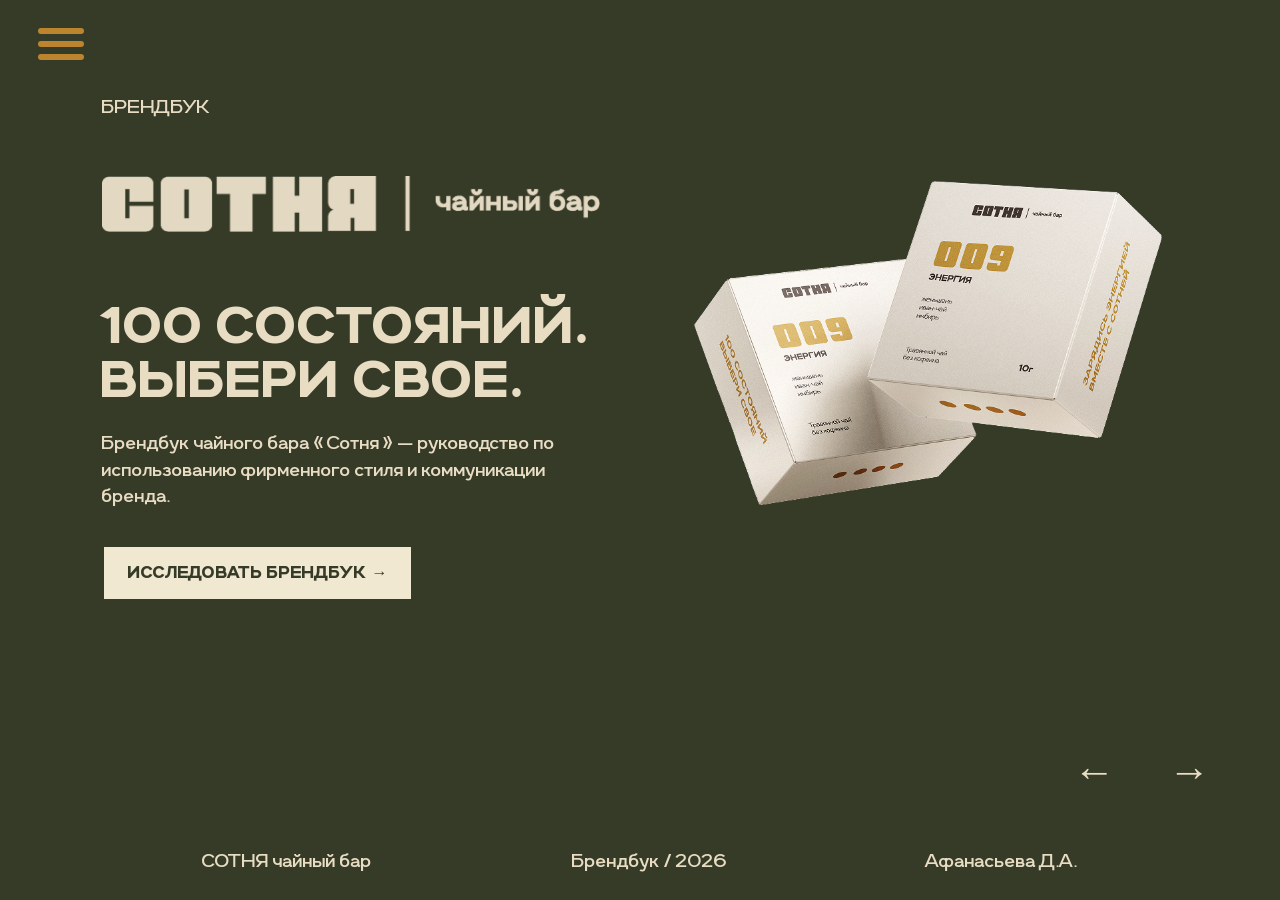
<file: index.html>
<!DOCTYPE html>
<html lang="ru">
<head>
  <meta charset="UTF-8">
  <meta name="viewport" content="width=device-width, initial-scale=1.0">
  <title>СОТНЯ — брендбук</title>
  <link rel="stylesheet" href="style.css">
</head>
<body class="dark-arrows">
  <div class="fixed-burger" onclick="toggleMenu()"><span></span><span></span><span></span></div>

  <nav class="menu-overlay">
    <div class="menu-logo">
      <img src="images/logo-main.png" alt="Сотня чайный бар">
    </div>
    <a class="menu-link" href="brand.html">О бренде</a>
    <a class="menu-link" href="platform.html">Платформа</a>
    <a class="menu-link" href="style.html">Фирменный стиль</a>
    <a class="menu-link" href="packaging.html">Упаковка и носители</a>
    <a class="menu-link" href="communication.html">Коммуникация</a>
  </nav>

  <main class="page dark-page">
    <section class="hero-grid">
      <div>
        <p>БРЕНДБУК</p>
        <img class="main-logo-img" src="images/logo-main.png" alt="Сотня чайный бар">
        <h2>100 состояний.<br>Выбери свое.</h2>
        <p>Брендбук чайного бара «Сотня» — руководство по использованию фирменного стиля и коммуникации бренда.</p>
        <a class="btn" href="brand.html">Исследовать брендбук →</a>
      </div>

      <img class="hero-image" src="images/main-pack.png" alt="Упаковка чайного бара Сотня">
    </section>
  </main>

  <div class="fixed-arrows">
    <a href="communication.html">←</a><span class="dot"></span><a href="brand.html">→</a>
  </div>

  <footer class="site-footer"><span>СОТНЯ чайный бар</span><span>Брендбук / 2026</span><span>Афанасьева Д.А.</span></footer>
  <script src="script.js"></script>
</body>
</html>
</file>
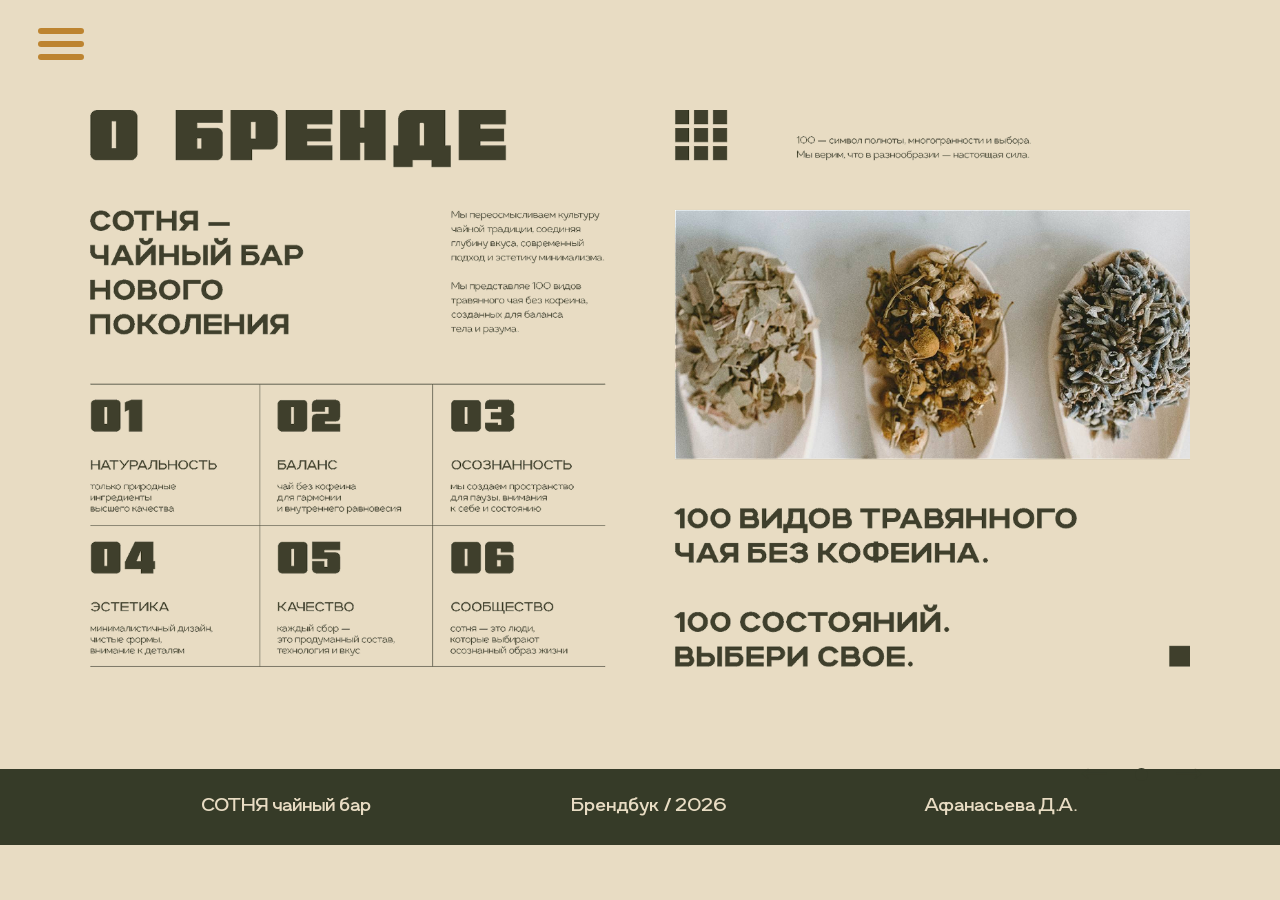
<file: brand.html>
<!DOCTYPE html>
<html lang="ru">
<head>
  <meta charset="UTF-8">
  <meta name="viewport" content="width=device-width, initial-scale=1.0">
  <title>О бренде — СОТНЯ</title>
  <link rel="stylesheet" href="style.css">
</head>
<body>
  <div class="fixed-burger" onclick="toggleMenu()"><span></span><span></span><span></span></div>

  <nav class="menu-overlay">
    <div class="menu-logo">
      <img src="images/logo-main.png" alt="Сотня чайный бар">
    </div>
    <a class="menu-link" href="brand.html">О бренде</a>
    <a class="menu-link" href="platform.html">Платформа</a>
    <a class="menu-link" href="style.html">Фирменный стиль</a>
    <a class="menu-link" href="packaging.html">Упаковка и носители</a>
    <a class="menu-link" href="communication.html">Коммуникация</a>
  </nav>

  <main class="image-stack-page">
    <img class="presentation-img" src="images/brand-full.png" alt="Раздел о бренде">
  </main>

  <div class="fixed-arrows">
    <a href="index.html">←</a><span class="dot"></span><a href="platform.html">→</a>
  </div>

  <footer class="site-footer"><span>СОТНЯ чайный бар</span><span>Брендбук / 2026</span><span>Афанасьева Д.А.</span></footer>
  <script src="script.js"></script>
</body>
</html>
</file>
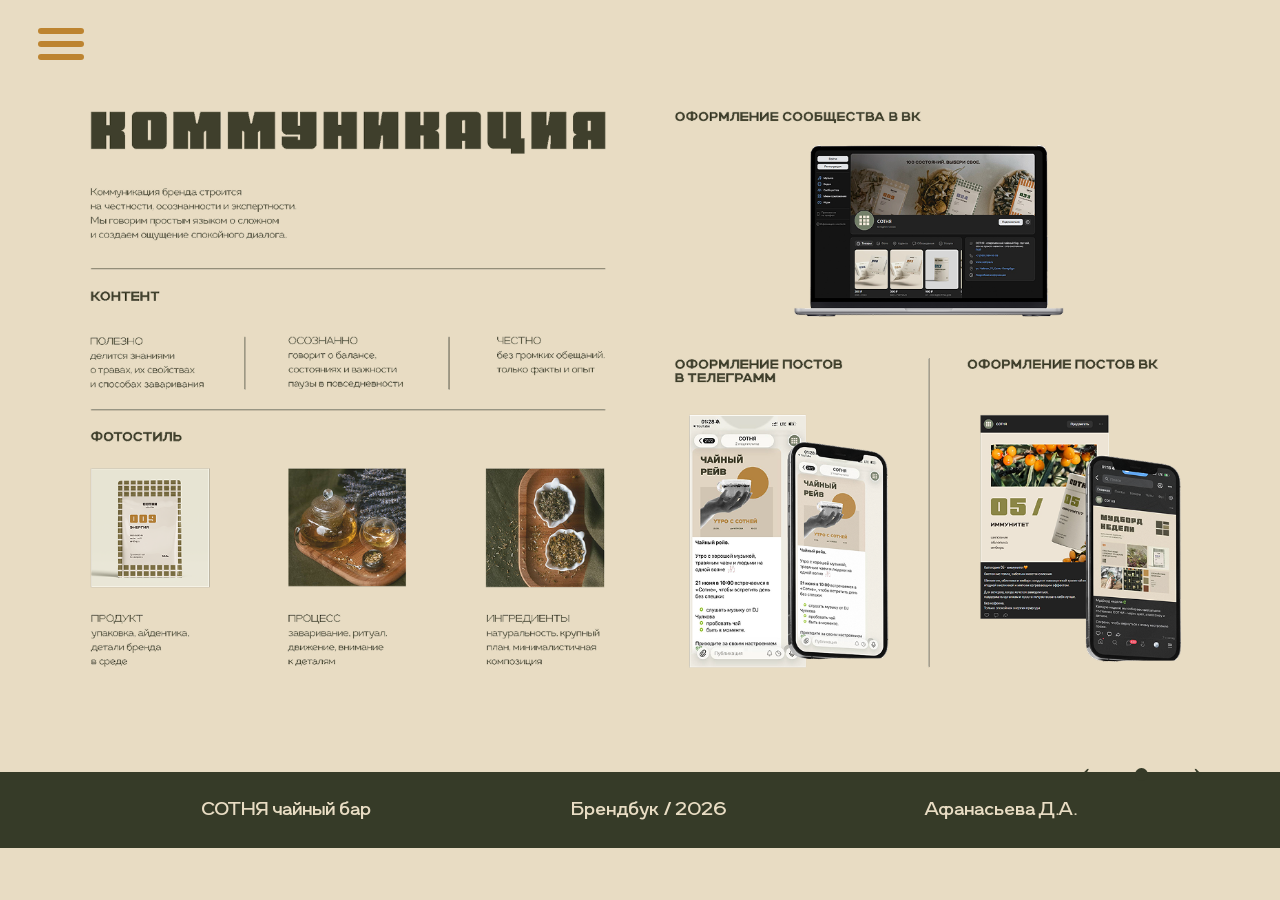
<file: communication.html>
<!DOCTYPE html>
<html lang="ru">
<head>
  <meta charset="UTF-8"><meta name="viewport" content="width=device-width, initial-scale=1.0">
  <title>Коммуникация — СОТНЯ</title><link rel="stylesheet" href="style.css">
</head>
<body>
  <div class="fixed-burger" onclick="toggleMenu()"><span></span><span></span><span></span></div>
  <nav class="menu-overlay"><div class="menu-logo">
      <img src="images/logo-main.png" alt="Сотня чайный бар">
    </div><a class="menu-link" href="brand.html">О бренде</a><a class="menu-link" href="platform.html">Платформа</a><a class="menu-link" href="style.html">Фирменный стиль</a><a class="menu-link" href="packaging.html">Упаковка и носители</a><a class="menu-link" href="communication.html">Коммуникация</a></nav>

<section class="image-stack-page">
  <div class="image-container">
     <img src="images/25.png" alt="Коммуникация">
  </div>
</section>

  <div class="fixed-arrows"><a href="packaging.html">←</a><span class="dot"></span><a href="index.html">→</a></div>
  <footer class="site-footer"><span>СОТНЯ чайный бар</span><span>Брендбук / 2026</span><span>Афанасьева Д.А.</span></footer>
  <script src="script.js"></script>
</body>
</html>
</file>
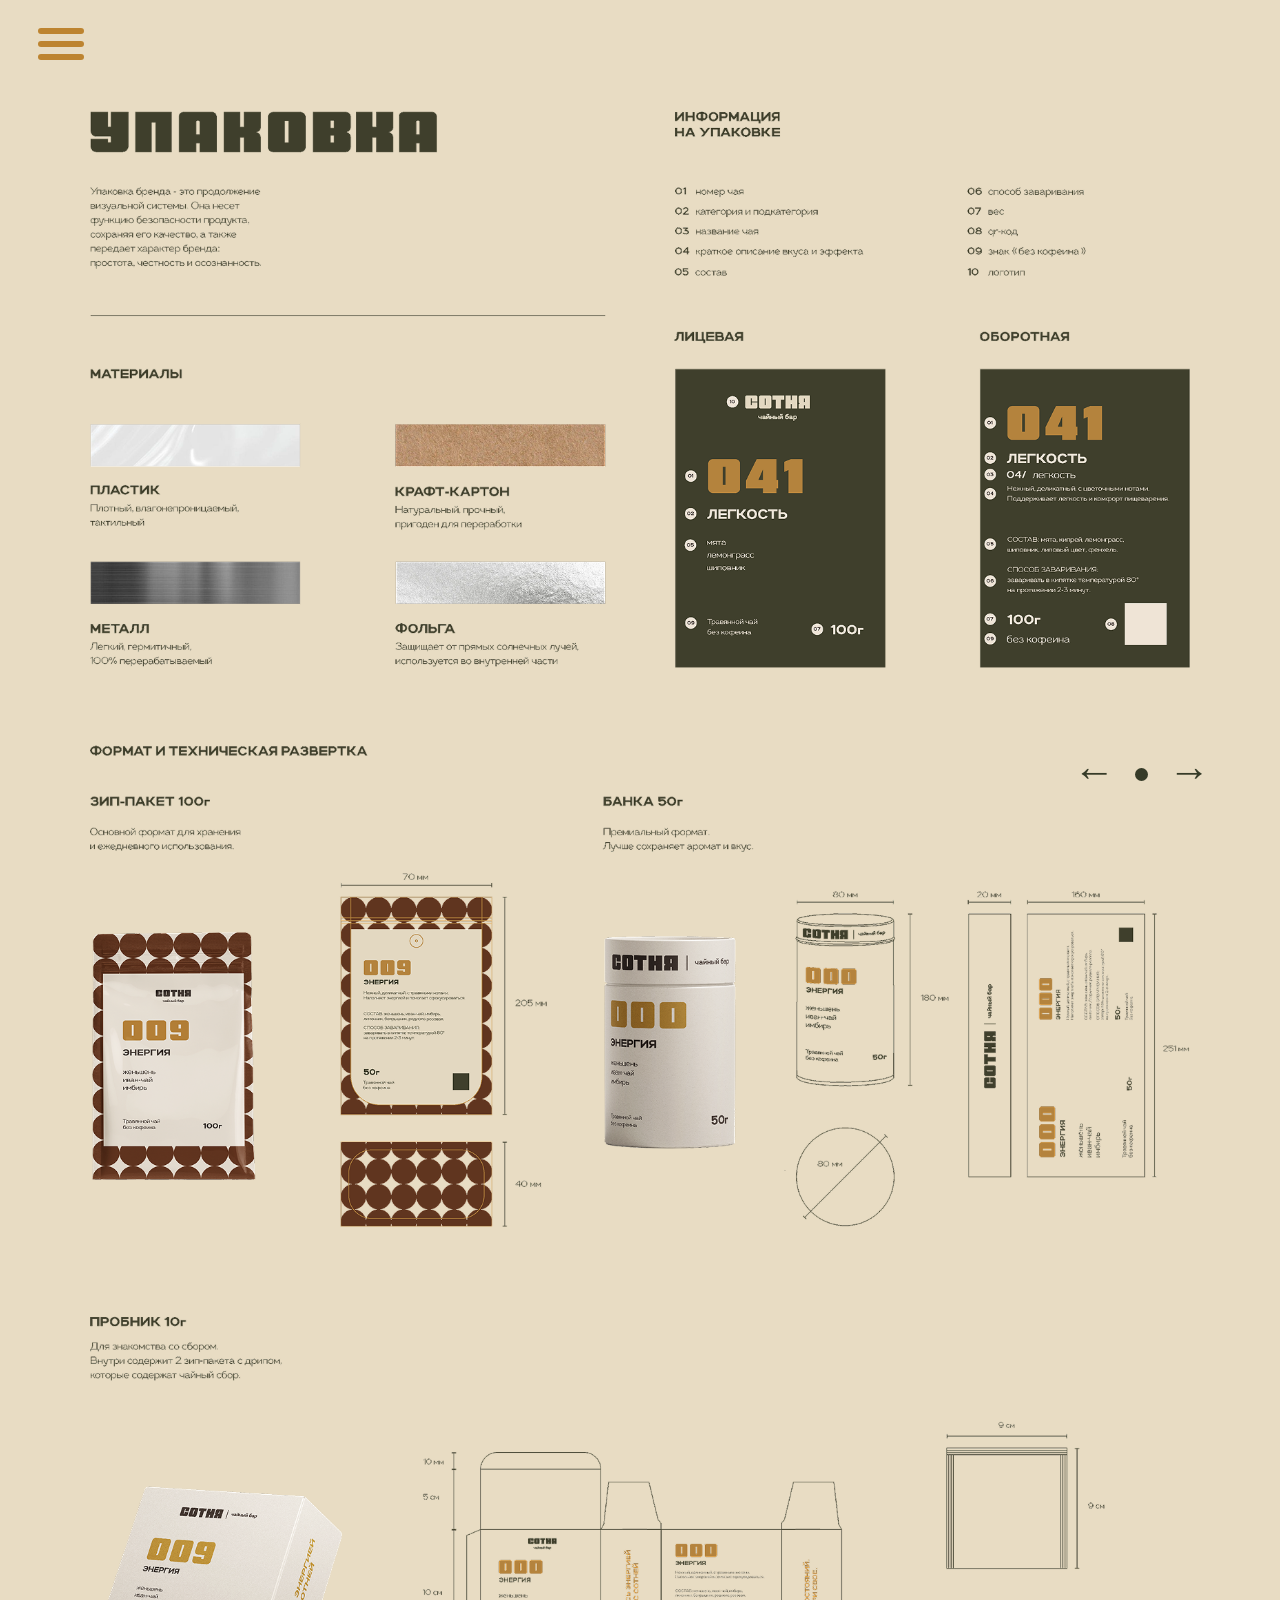
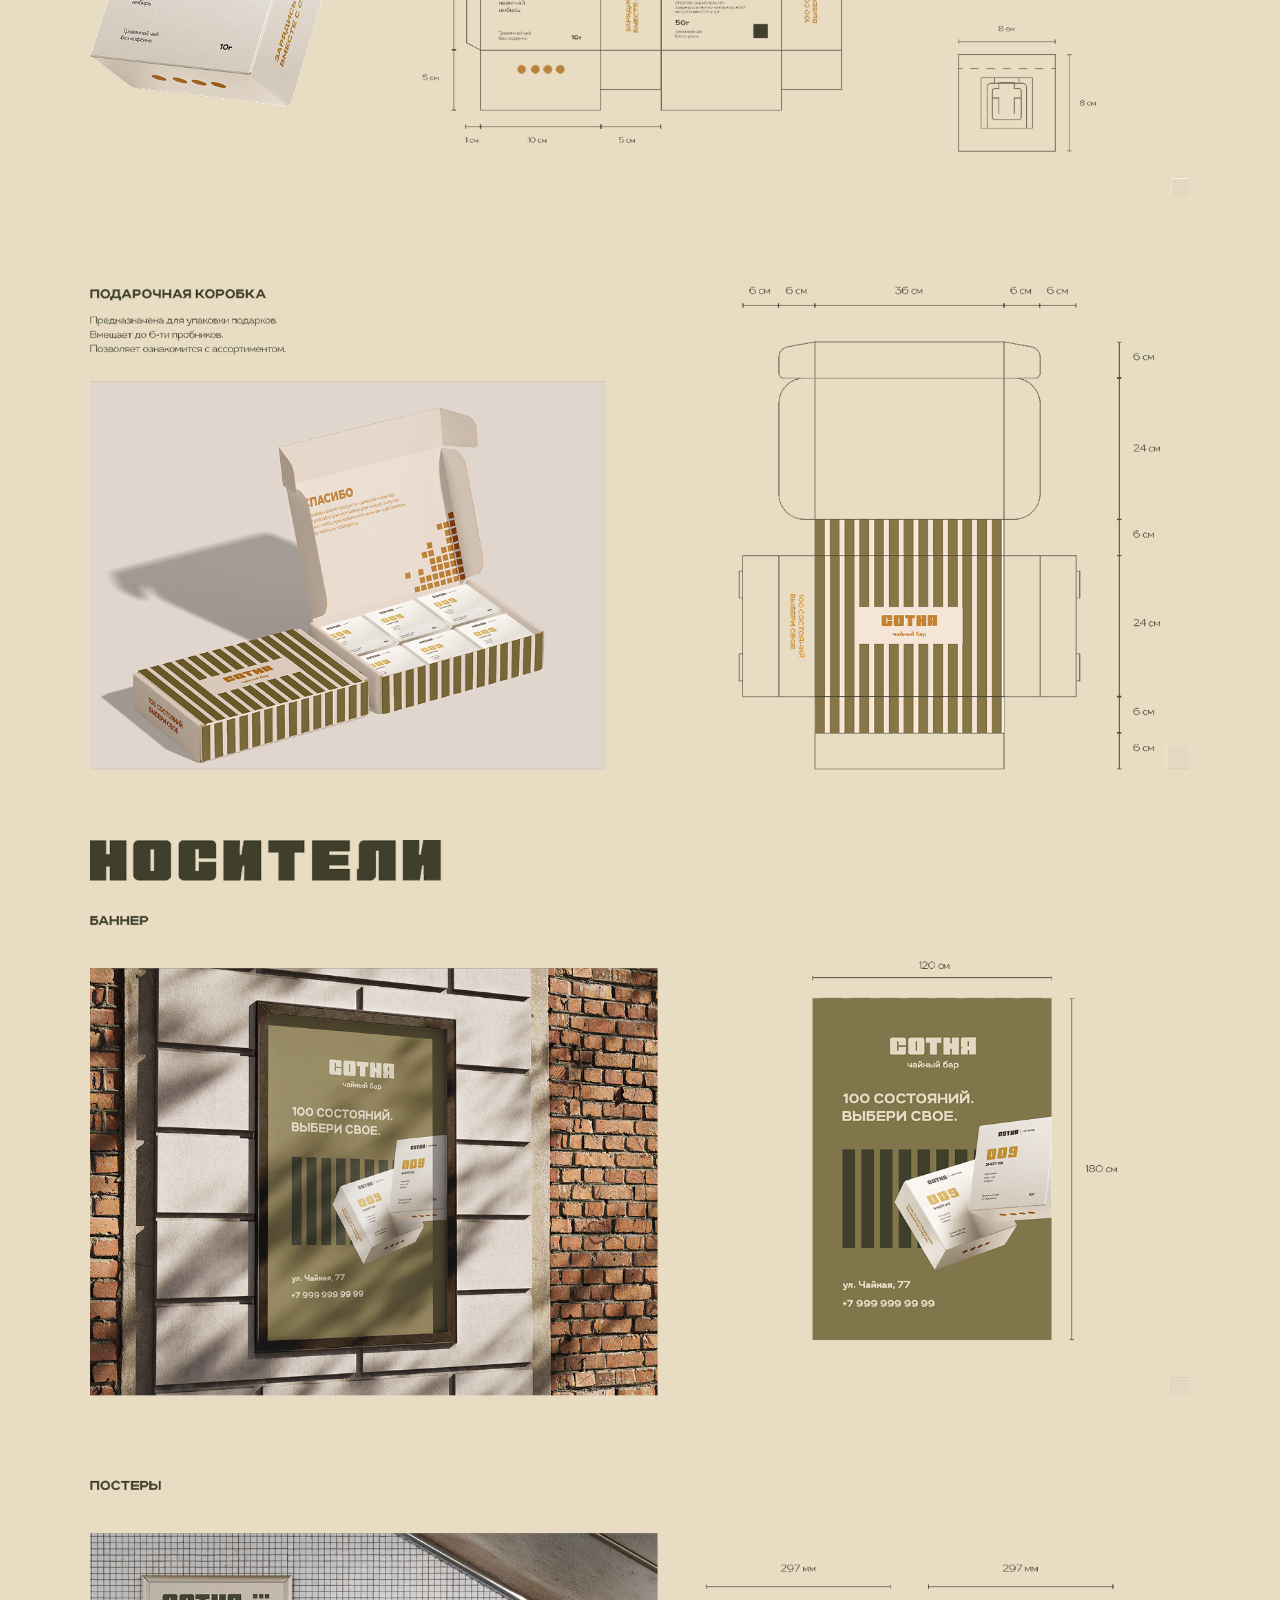
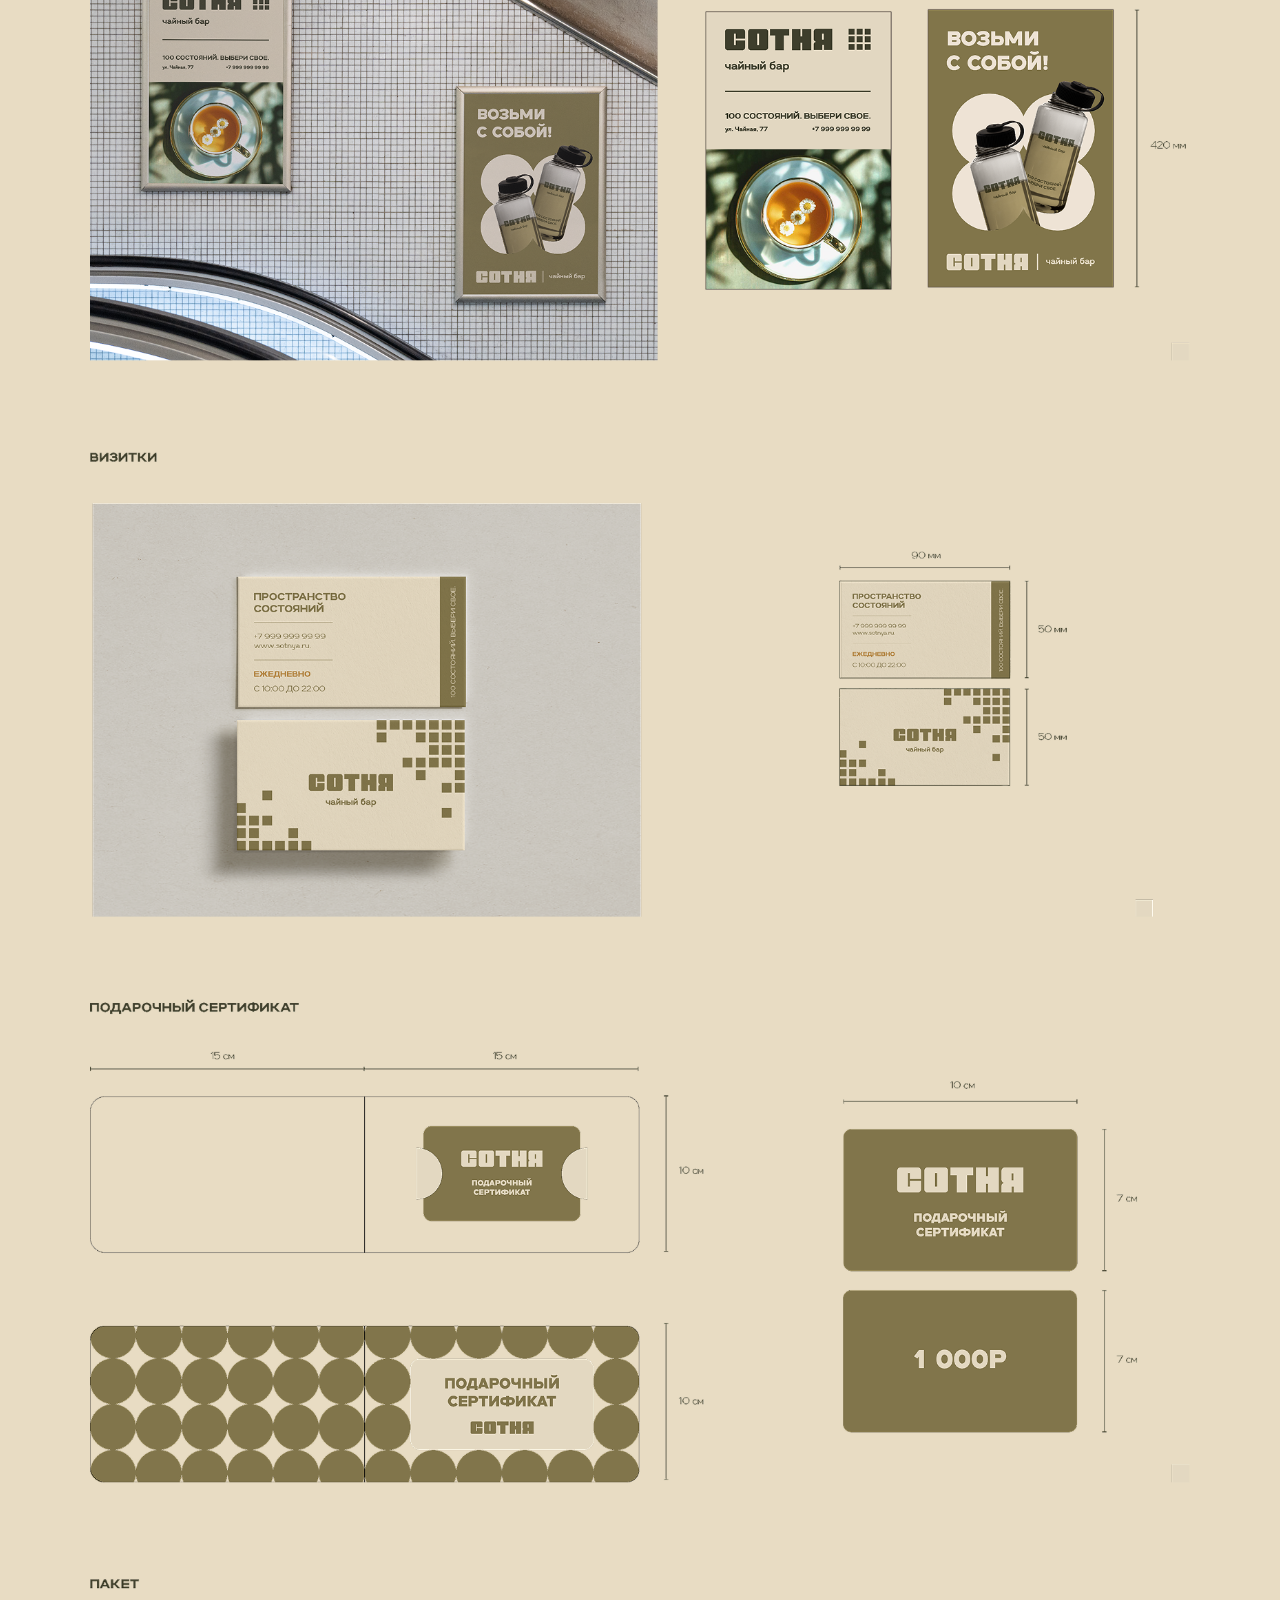
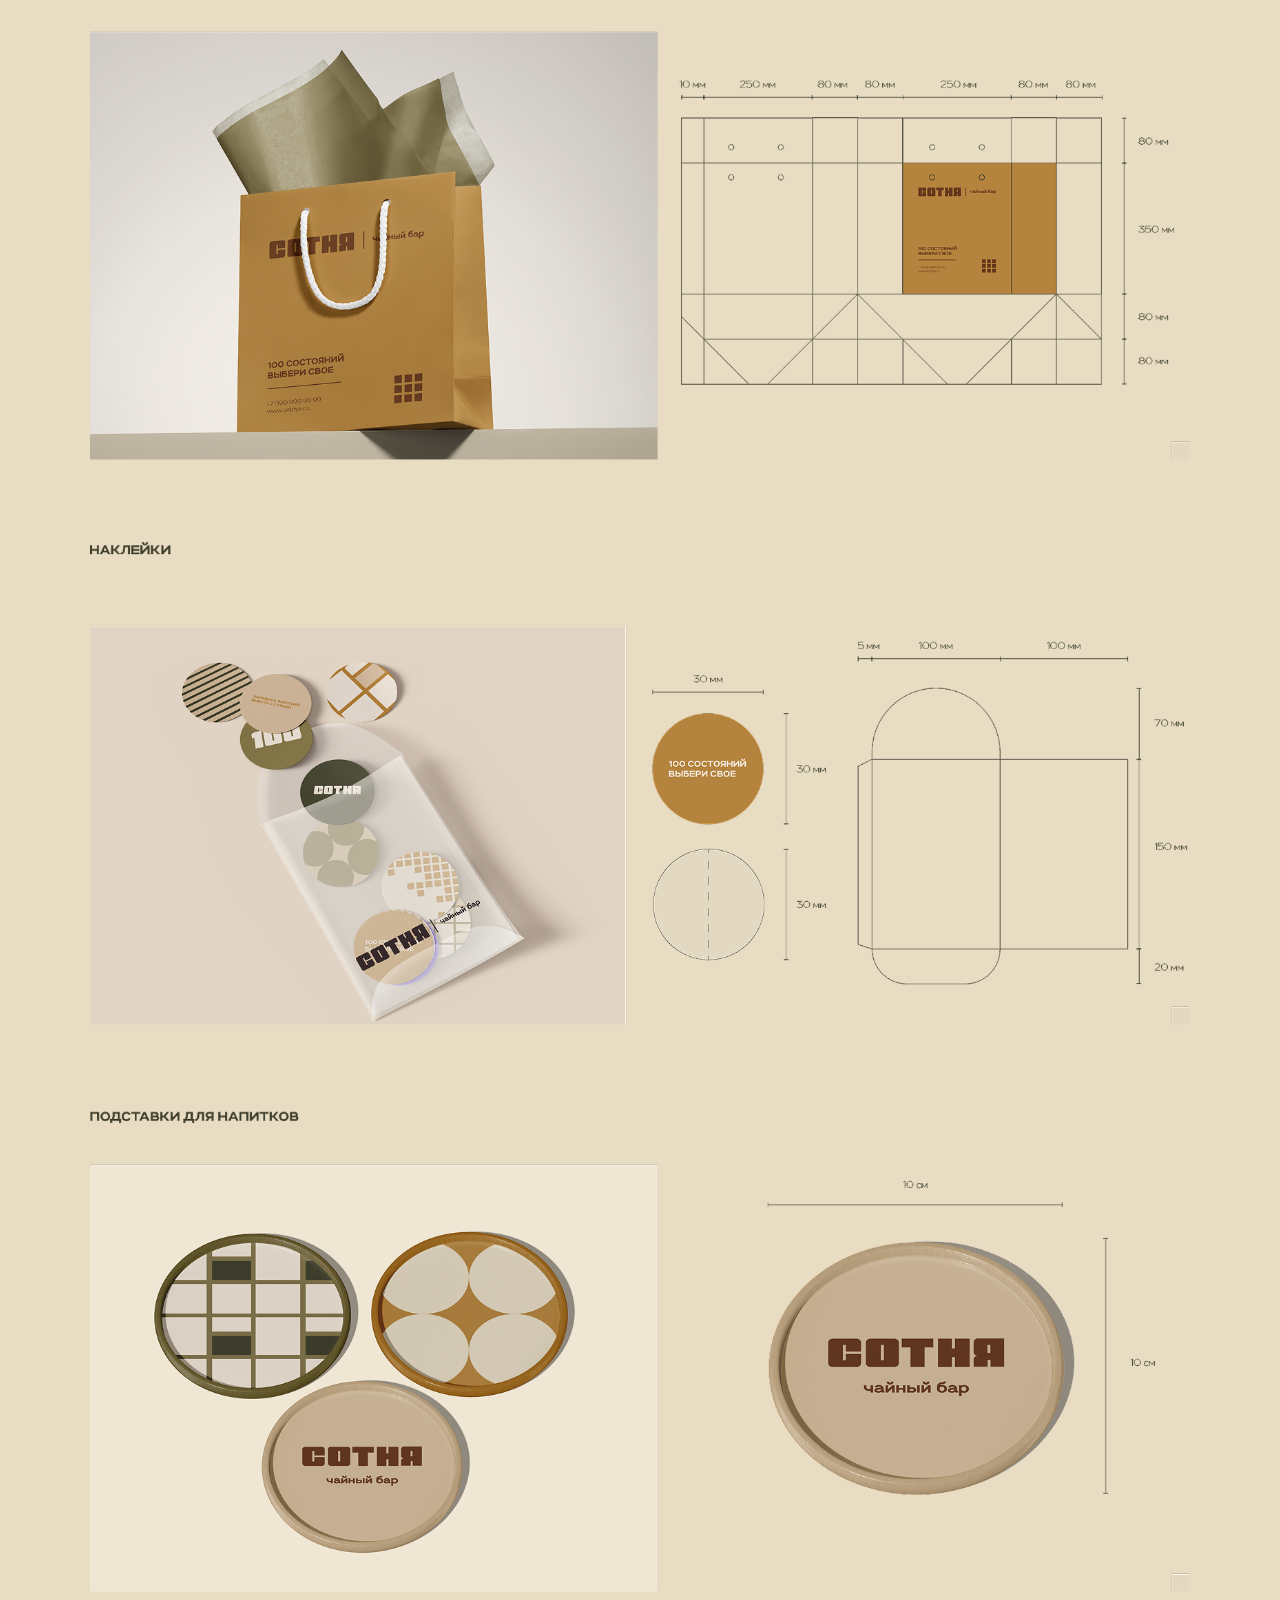
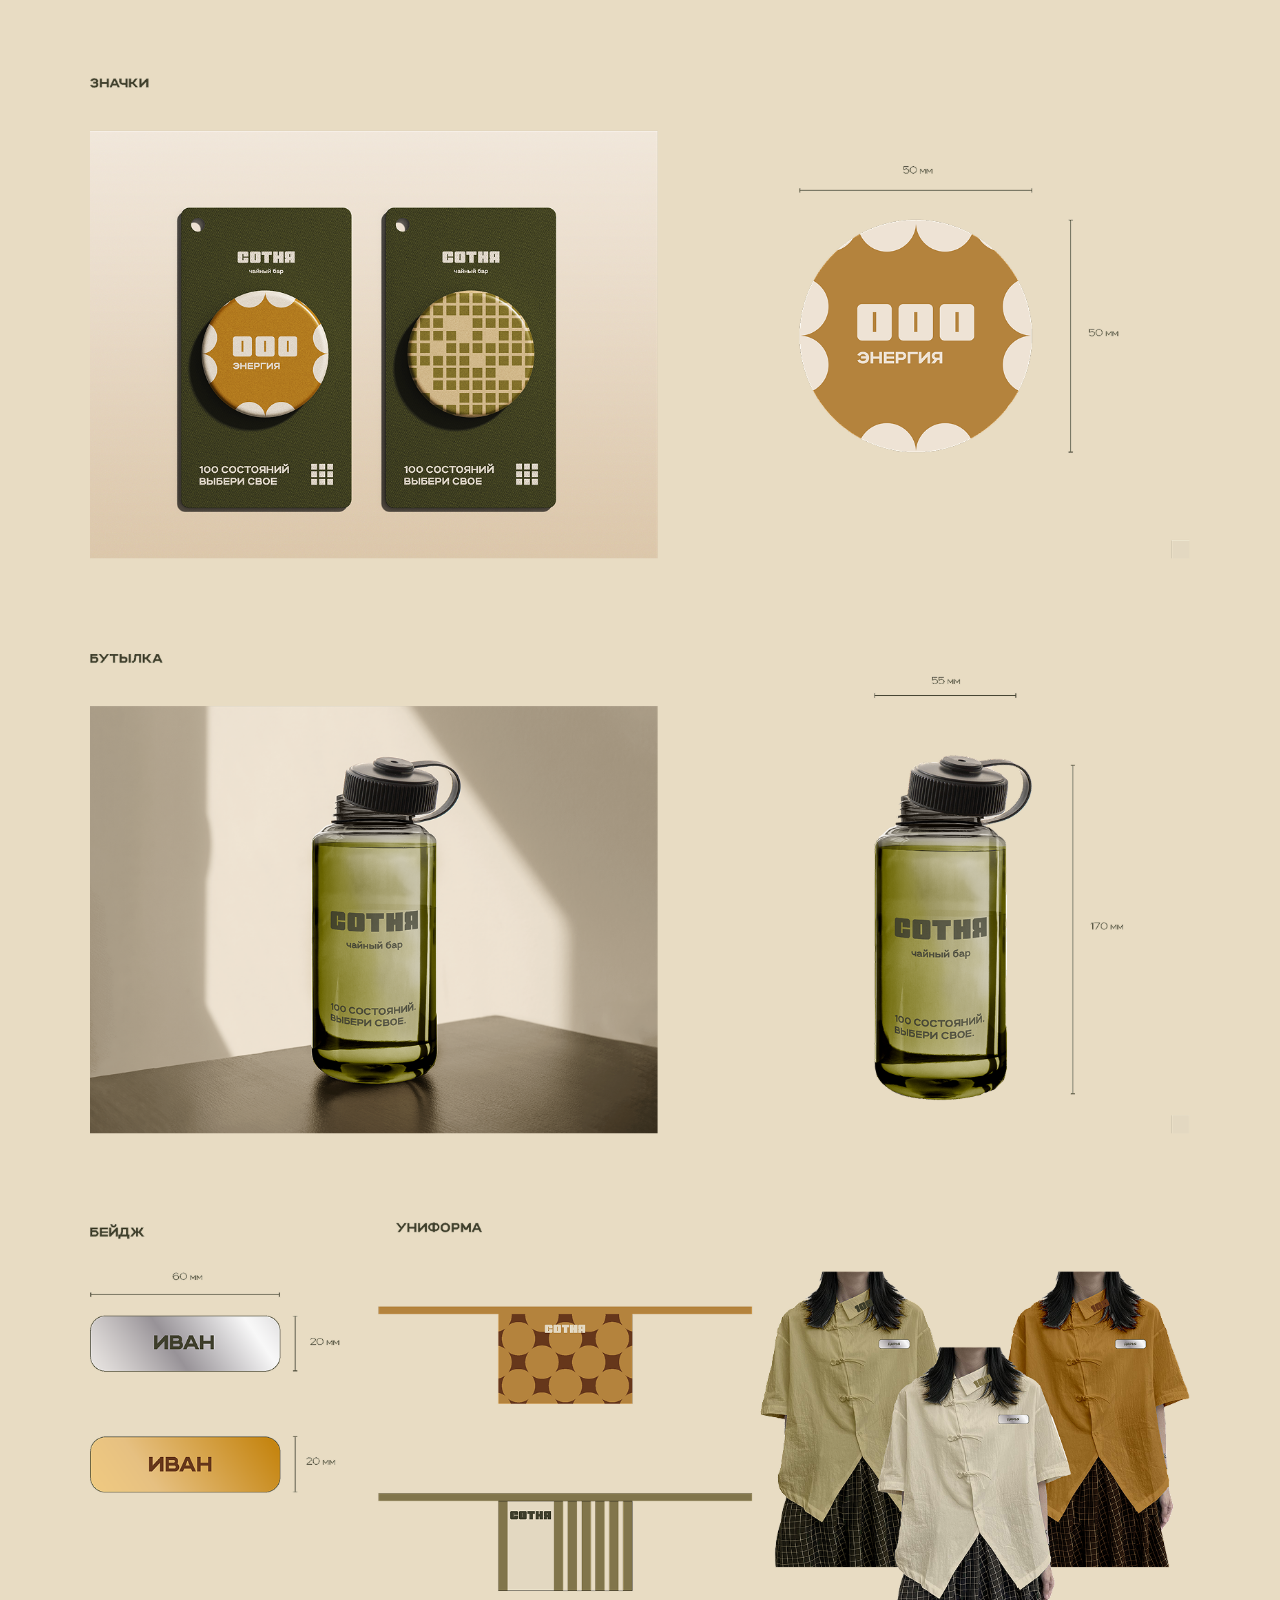
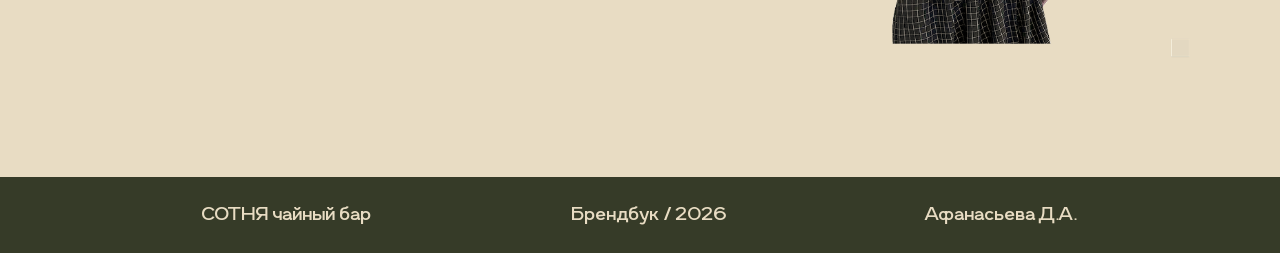
<file: packaging.html>
<!DOCTYPE html>
<html lang="ru">
<head>
  <meta charset="UTF-8">
  <meta name="viewport" content="width=device-width, initial-scale=1.0">
  <title>Упаковка и носители — СОТНЯ</title>
  <link rel="stylesheet" href="style.css">
</head>
<body>
  <div class="fixed-burger" onclick="toggleMenu()"><span></span><span></span><span></span></div>

  <nav class="menu-overlay">
    <div class="menu-logo">
      <img src="images/logo-main.png" alt="Сотня чайный бар">
    </div>
    <a class="menu-link" href="brand.html">О бренде</a>
    <a class="menu-link" href="platform.html">Платформа</a>
    <a class="menu-link" href="style.html">Фирменный стиль</a>
    <a class="menu-link" href="packaging.html">Упаковка и носители</a>
    <a class="menu-link" href="communication.html">Коммуникация</a>
  </nav>

  <main class="image-stack-page">
    <img class="presentation-img" src="images/packaging-new-1.png" alt="Упаковка 1">
    <img class="presentation-img" src="images/packaging-new-2.png" alt="Упаковка 2">
    <img class="presentation-img" src="images/packaging-new-3.png" alt="Упаковка 3">
    <img class="presentation-img" src="images/packaging-new-4.png" alt="Упаковка 4">
    <img class="presentation-img" src="images/15.png" alt="Носитель 1">
    <img class="presentation-img" src="images/16.png" alt="Носитель 2">
    <img class="presentation-img" src="images/17.png" alt="Носитель 3">
    <img class="presentation-img" src="images/18.png" alt="Носитель 4">
    <img class="presentation-img" src="images/19.png" alt="Носитель 5">
    <img class="presentation-img" src="images/20.png" alt="Носитель 6">
    <img class="presentation-img" src="images/21.png" alt="Носитель 7">
    <img class="presentation-img" src="images/22.png" alt="Носитель 8">
    <img class="presentation-img" src="images/23.png" alt="Носитель 9">
    <img class="presentation-img" src="images/24.png" alt="Носитель 10">
  </main>

  <div class="fixed-arrows"><a href="style.html">←</a><span class="dot"></span><a href="communication.html">→</a></div>
  <footer class="site-footer"><span>СОТНЯ чайный бар</span><span>Брендбук / 2026</span><span>Афанасьева Д.А.</span></footer>
  <script src="script.js"></script>
</body>
</html>
</file>
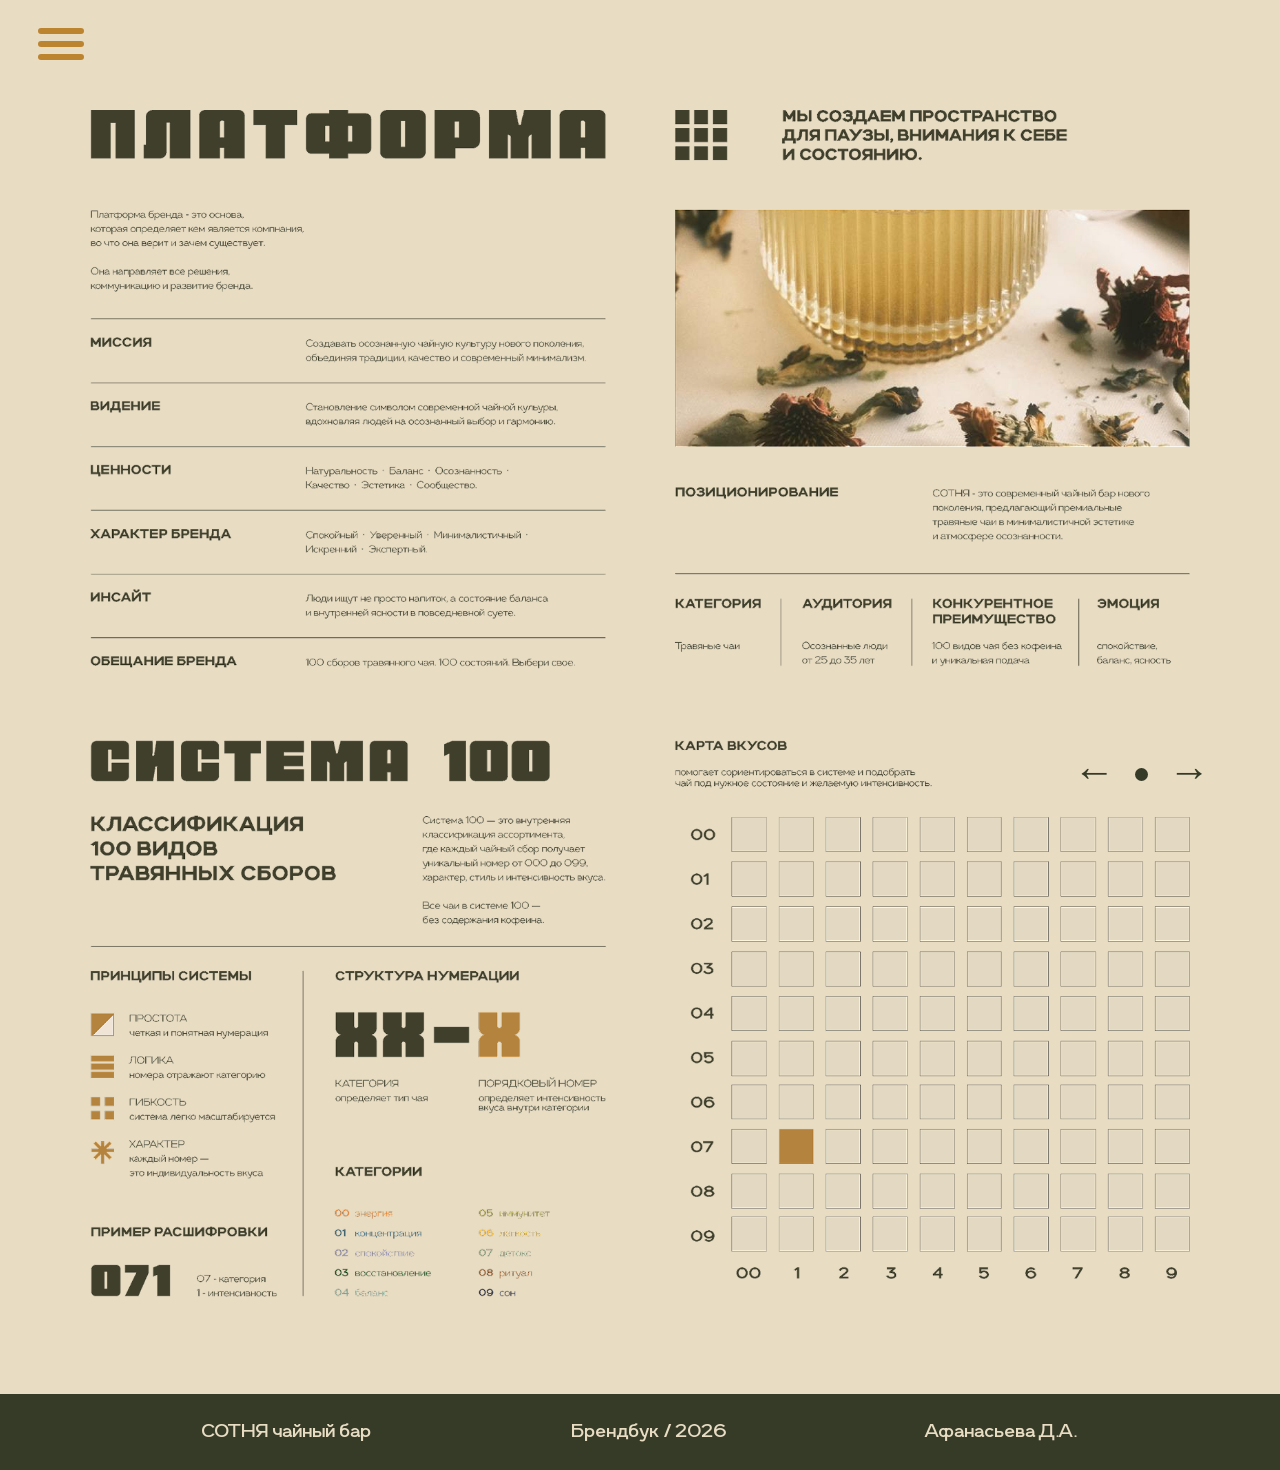
<file: platform.html>
<!DOCTYPE html>
<html lang="ru">
<head>
  <meta charset="UTF-8">
  <meta name="viewport" content="width=device-width, initial-scale=1.0">
  <title>Платформа — СОТНЯ</title>
  <link rel="stylesheet" href="style.css">
</head>
<body>
  <div class="fixed-burger" onclick="toggleMenu()"><span></span><span></span><span></span></div>

  <nav class="menu-overlay">
    <div class="menu-logo">
      <img src="images/logo-main.png" alt="Сотня чайный бар">
    </div>
    <a class="menu-link" href="brand.html">О бренде</a>
    <a class="menu-link" href="platform.html">Платформа</a>
    <a class="menu-link" href="style.html">Фирменный стиль</a>
    <a class="menu-link" href="packaging.html">Упаковка и носители</a>
    <a class="menu-link" href="communication.html">Коммуникация</a>
  </nav>

  <main class="image-stack-page">
    <img class="presentation-img" src="images/platform-full-1.png" alt="Платформа бренда">
    <img class="presentation-img" src="images/platform-full-2.png" alt="Система 100">
  </main>

  <div class="fixed-arrows">
    <a href="brand.html">←</a><span class="dot"></span><a href="style.html">→</a>
  </div>

  <footer class="site-footer"><span>СОТНЯ чайный бар</span><span>Брендбук / 2026</span><span>Афанасьева Д.А.</span></footer>
  <script src="script.js"></script>
</body>
</html>
</file>
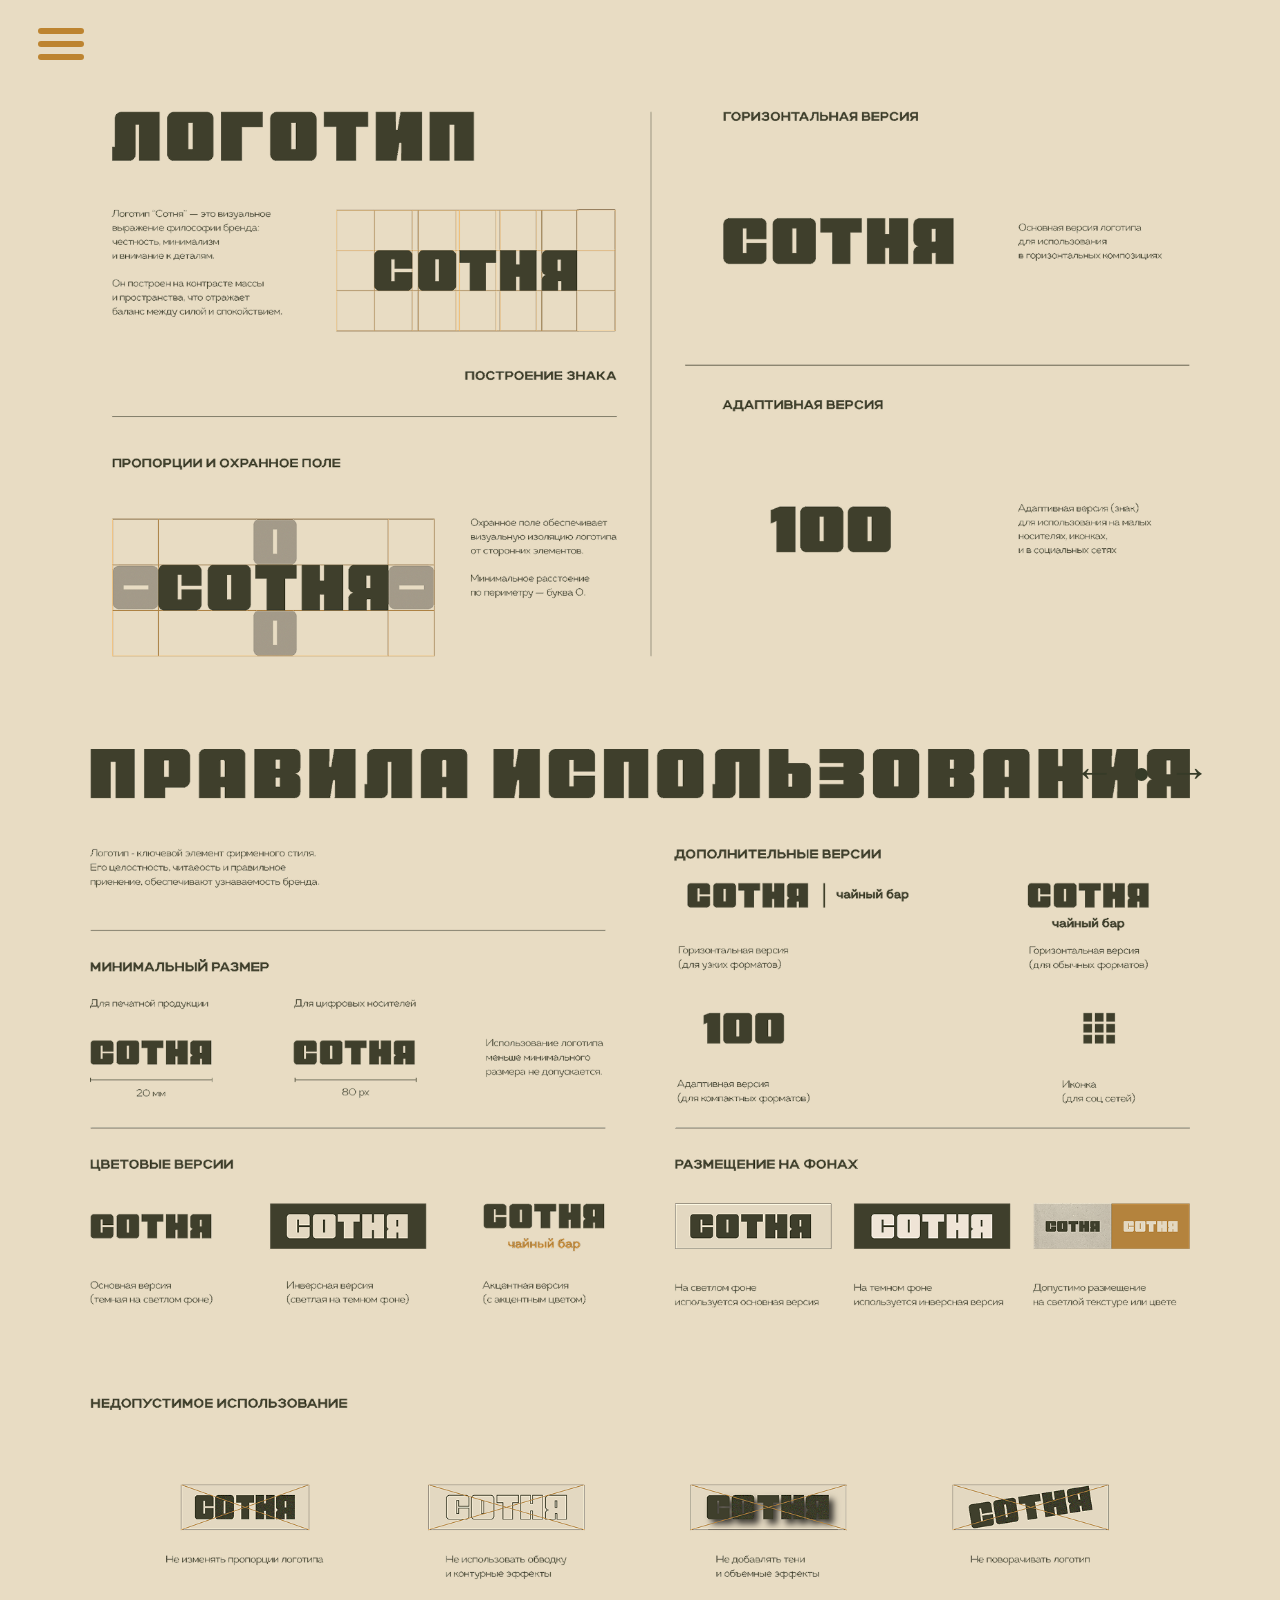
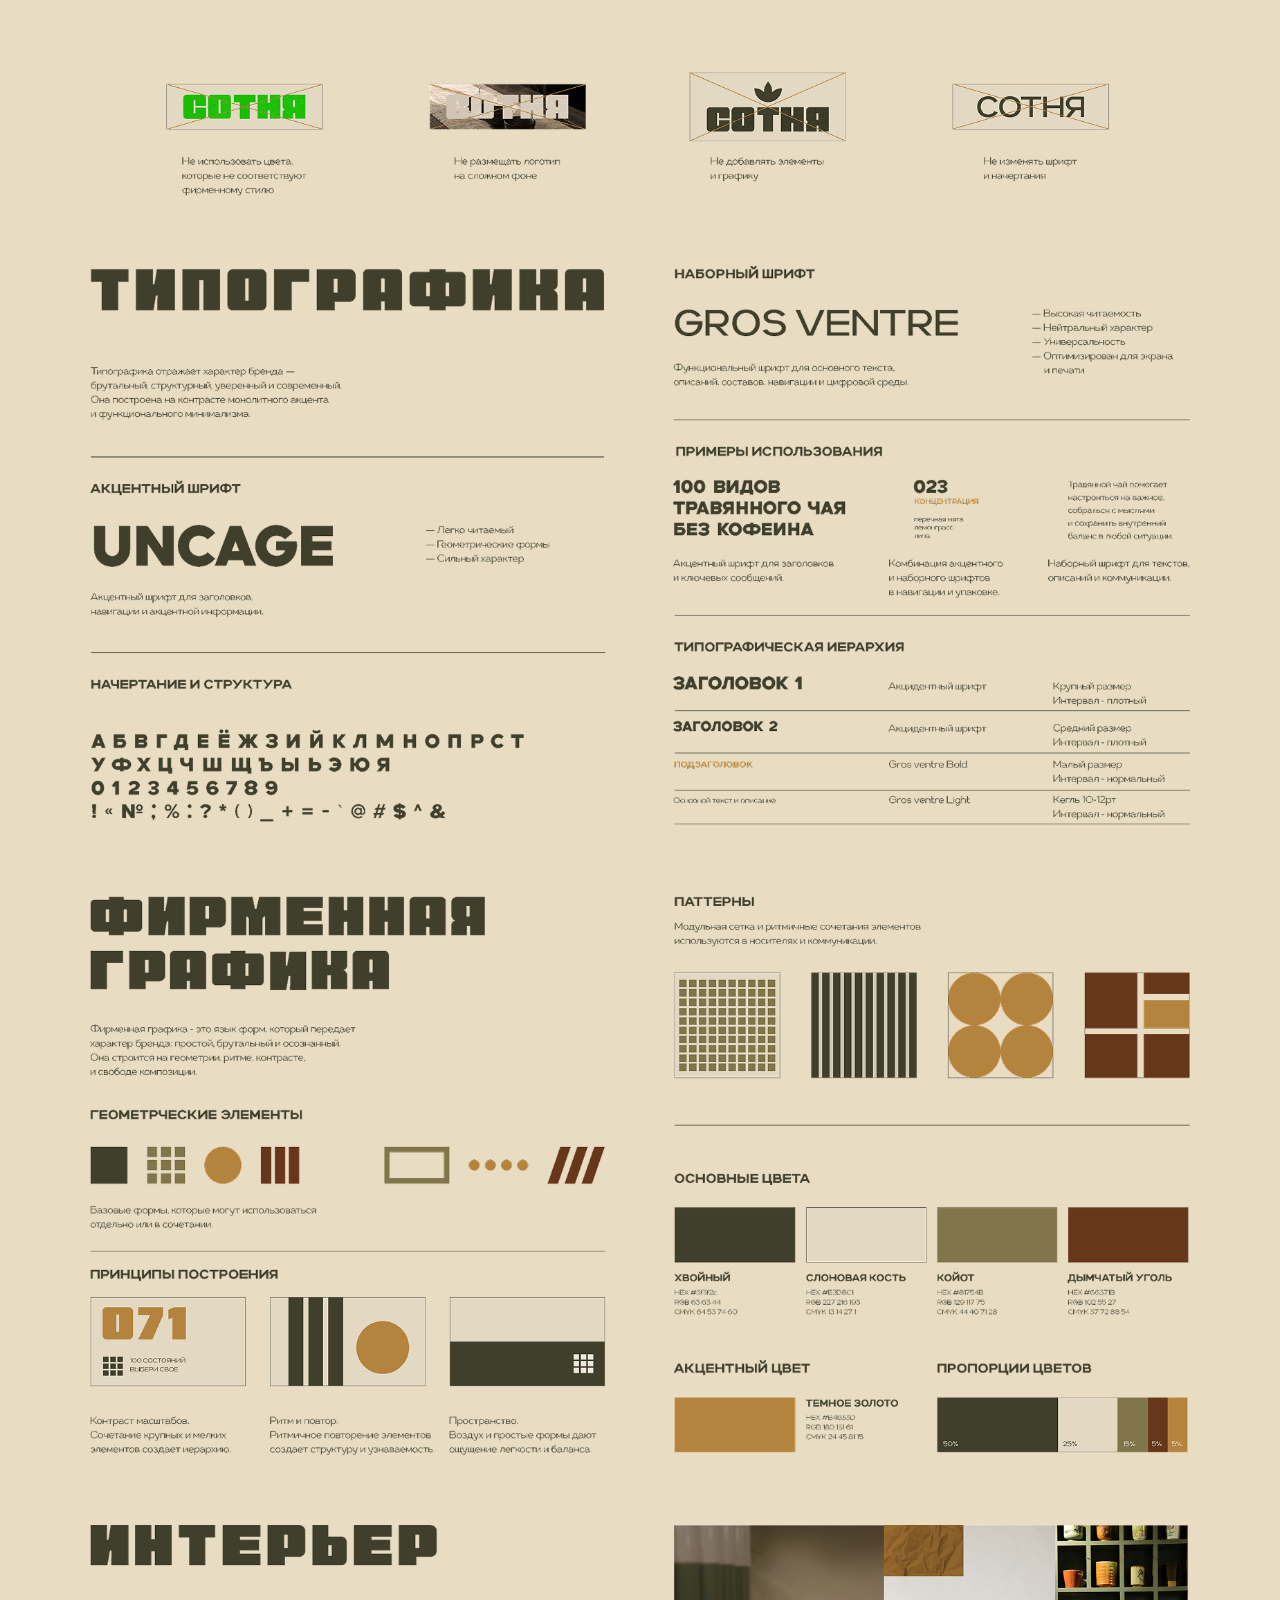
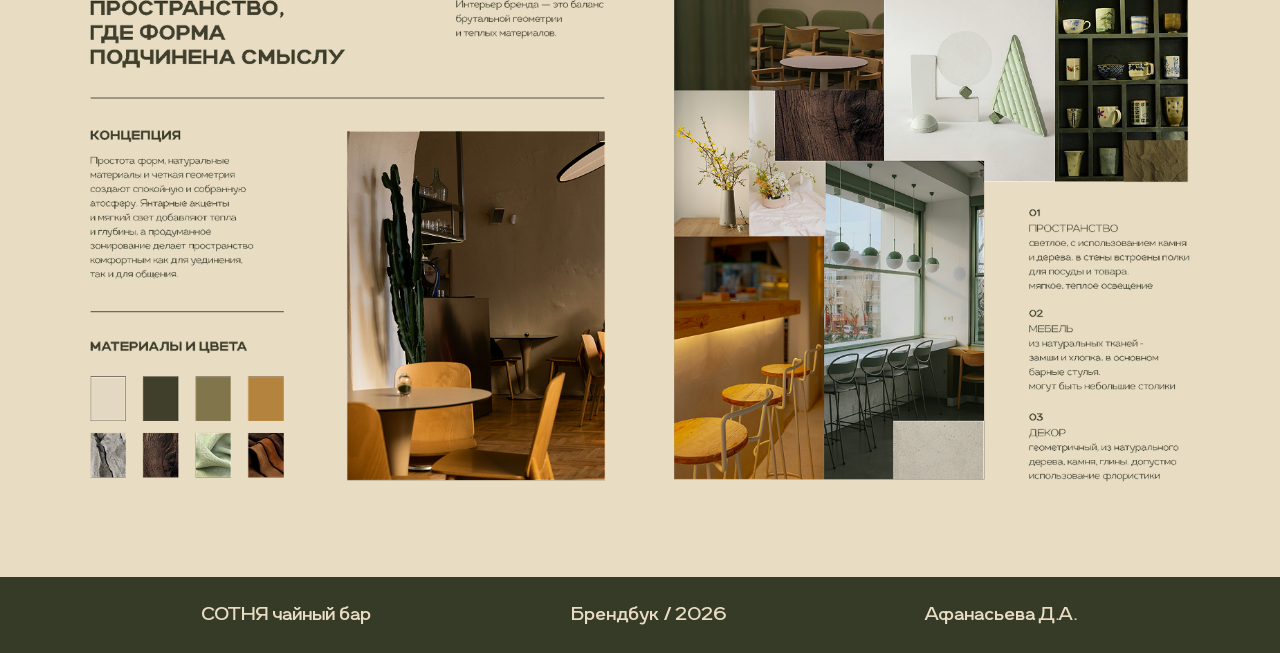
<file: style.html>
<!DOCTYPE html>
<html lang="ru">
<head>
  <meta charset="UTF-8">
  <meta name="viewport" content="width=device-width, initial-scale=1.0">
  <title>Фирменный стиль — СОТНЯ</title>
  <link rel="stylesheet" href="style.css">
</head>
<body>
  <div class="fixed-burger" onclick="toggleMenu()"><span></span><span></span><span></span></div>

  <nav class="menu-overlay">
    <div class="menu-logo">
      <img src="images/logo-main.png" alt="Сотня чайный бар">
    </div>
    <a class="menu-link" href="brand.html">О бренде</a>
    <a class="menu-link" href="platform.html">Платформа</a>
    <a class="menu-link" href="style.html">Фирменный стиль</a>
    <a class="menu-link" href="packaging.html">Упаковка и носители</a>
    <a class="menu-link" href="communication.html">Коммуникация</a>
  </nav>

  <main class="image-stack-page">
    <img class="presentation-img" src="images/style-1.png" alt="Фирменный стиль 1">
    <img class="presentation-img" src="images/style-2.png" alt="Фирменный стиль 2">
    <img class="presentation-img" src="images/style-3.png" alt="Фирменный стиль 3">
    <img class="presentation-img" src="images/style-4.png" alt="Фирменный стиль 4">
    <img class="presentation-img" src="images/style-5.png" alt="Фирменный стиль 5">
    <img class="presentation-img" src="images/10.png" alt="Фирменный стиль 6">
  </main>

  <div class="fixed-arrows"><a href="platform.html">←</a><span class="dot"></span><a href="packaging.html">→</a></div>
  <footer class="site-footer"><span>СОТНЯ чайный бар</span><span>Брендбук / 2026</span><span>Афанасьева Д.А.</span></footer>
  <script src="script.js"></script>
</body>
</html>
</file>
<file: style.css>
@font-face {
  font-family: "Gros Ventre";
  src: url("fonts/Gros Ventre Thin.ttf") format("truetype");
  font-weight: 100;
}

@font-face {
  font-family: "Gros Ventre";
  src: url("fonts/Gros Ventre Light.ttf") format("truetype");
  font-weight: 300;
}

@font-face {
  font-family: "Gros Ventre";
  src: url("fonts/Gros Ventre Regular.ttf") format("truetype");
  font-weight: 400;
}

@font-face {
  font-family: "Gros Ventre";
  src: url("fonts/Gros Ventre Semibold.ttf") format("truetype");
  font-weight: 600;
}

@font-face {
  font-family: "Gros Ventre";
  src: url("fonts/Gros Ventre Bold.ttf") format("truetype");
  font-weight: 700;
}

* {
  margin: 0;
  padding: 0;
  box-sizing: border-box;
}

:root {
  --green: #363b28;
  --dark-green: #252a1d;
  --beige: #e8dcc3;
  --dark-beige: #c8b68e;
  --gold: #bd8430;
}

html {
  scroll-behavior: smooth;
}

body {
  font-family: "Gros Ventre", Arial, sans-serif;
  background: var(--beige);
  color: var(--green);
  min-height: 100vh;
}

img {
  max-width: 100%;
  display: block;
}

.page {
  min-height: calc(100vh - 76px);
  padding: 95px 8% 95px;
}

.dark-page {
  background: var(--green);
  color: var(--beige);
}

h1 {
  font-size: clamp(48px, 8vw, 96px);
  line-height: 0.9;
  text-transform: uppercase;
  font-weight: 700;
  letter-spacing: 3px;
  margin-bottom: 55px;
}

h2 {
  font-size: clamp(28px, 4vw, 54px);
  line-height: 1.05;
  text-transform: uppercase;
  font-weight: 700;
  margin-bottom: 22px;
}

h3 {
  font-size: 22px;
  text-transform: uppercase;
  margin-bottom: 14px;
}

p {
  font-size: 18px;
  line-height: 1.45;
  font-weight: 400;
}

.fixed-burger {
  position: fixed;
  top: 28px;
  left: 38px;
  z-index: 1000;
  width: 46px;
  cursor: pointer;
}

.fixed-burger span {
  display: block;
  width: 46px;
  height: 6px;
  margin-bottom: 7px;
  background: var(--gold);
  border-radius: 8px;
}

.menu-overlay {
  position: fixed;
  top: 0;
  left: 0;
  width: 430px;
  height: 100vh;
  overflow-y: auto;
  overflow-x: hidden;
  background: #464b32;
  color: var(--beige);
  z-index: 900;
  transform: translateX(-100%);
  transition: 0.35s;
  border-right: 1px solid rgba(232, 220, 195, 0.7);
}

.menu-overlay.open {
  transform: translateX(0);
}

.menu-overlay::-webkit-scrollbar {
  width: 6px;
}

.menu-overlay::-webkit-scrollbar-thumb {
  background: var(--gold);
  border-radius: 10px;
}

.menu-logo {
  height: 250px;
  display: flex;
  justify-content: center;
  align-items: center;
  border-bottom: 1px solid rgba(232, 220, 195, 0.6);
  padding: 45px;
}

.menu-logo img {
  width: 260px;
  height: auto;
}

.menu-link {
  display: flex;
  align-items: center;
  min-height: 96px;
  padding: 24px 54px;
  border-bottom: 1px solid rgba(232, 220, 195, 0.6);
  text-decoration: none;
  color: var(--beige);
  text-transform: uppercase;
  font-size: 28px;
  line-height: 1.1;
  font-weight: 700;
  transition: 0.25s;
}

.menu-link:hover {
  background: var(--dark-green);
}

.fixed-arrows {
  position: fixed;
  right: 70px;
  bottom: 105px;
  z-index: 800;
  display: flex;
  align-items: center;
  gap: 20px;
}

.fixed-arrows a {
  text-decoration: none;
  color: var(--green);
  font-size: 42px;
  font-weight: 700;
  line-height: 1;
  transition: 0.25s;
}

body.dark-arrows .fixed-arrows a {
  color: var(--beige);
}

.fixed-arrows a:hover {
  color: var(--gold) !important;
}

.fixed-arrows .dot {
  width: 13px;
  height: 13px;
  border-radius: 50%;
  background: currentColor;
}

.site-footer {
  position: static;
  width: 100%;
  min-height: 76px;
  background: var(--green);
  color: var(--beige);
  display: flex;
  align-items: center;
  justify-content: space-around;
  font-size: 18px;
  padding: 22px 8%;
}

.btn {
  display: inline-flex;
  align-items: center;
  gap: 22px;
  margin-top: 35px;
  padding: 17px 24px;
  border: 2px solid var(--green);
  background: #f1e8d2;
  color: var(--green);
  text-decoration: none;
  text-transform: uppercase;
  font-weight: 700;
  transition: 0.25s;
}

.btn:hover {
  background: var(--dark-beige);
}

.hero-grid {
  display: grid;
  grid-template-columns: 1fr 1fr;
  gap: 80px;
  align-items: center;
}

.main-logo-img {
  width: 760px;
  max-width: 100%;
  margin: 55px 0 70px;
}

.hero-image {
  width: 100%;
  max-height: 520px;
  object-fit: contain;
}

.section-cards {
  display: grid;
  gap: 38px;
}

.section-card {
  display: grid;
  grid-template-columns: 0.8fr 1.2fr;
  gap: 50px;
  align-items: center;
  padding: 34px;
  border: 2px solid rgba(54, 59, 40, 0.14);
  border-radius: 14px;
}

.card-num {
  font-size: 30px;
  font-weight: 700;
  margin-bottom: 24px;
}

.card-images {
  display: grid;
  grid-template-columns: 1fr 1fr;
  gap: 16px;
}

.card-images img,
.mock-image {
  width: 100%;
  height: 220px;
  object-fit: cover;
  border: 2px solid rgba(54, 59, 40, 0.45);
}

.full-image-page {
  padding: 0;
  background: var(--beige);
}

.full-page-img {
  width: 100%;
  height: auto;
}

.platform-images {
  display: grid;
  gap: 0;
  padding: 0;
  background: var(--beige);
}

.platform-images img {
  width: 100%;
  height: auto;
}

.packaging-gallery-page {
  padding-left: 6%;
  padding-right: 6%;
}

.packaging-gallery {
  display: grid;
  gap: 55px;
}

.packaging-gallery img {
  width: 100%;
  min-height: 520px;
  object-fit: cover;
  border: 1px solid rgba(54, 59, 40, 0.18);
  background: #d8cbaa;
}

.communication-layout {
  display: grid;
  grid-template-columns: 1fr 1.1fr;
  gap: 70px;
}

.social-grid {
  display: grid;
  grid-template-columns: 1fr 1fr;
  gap: 26px;
  margin-top: 35px;
}

.social-grid img {
  width: 100%;
  height: 260px;
  object-fit: cover;
}

@media (max-width: 900px) {
  .hero-grid,
  .section-card,
  .communication-layout {
    grid-template-columns: 1fr;
  }

  .menu-overlay {
    width: 82vw;
  }

  .fixed-arrows {
    right: 25px;
  }

  .site-footer {
    font-size: 13px;
    gap: 16px;
    flex-wrap: wrap;
  }

  .packaging-gallery img {
    min-height: 320px;
  }
}

/* Единое оформление больших изображений разделов */
.image-stack-page {
  background: var(--beige);
  padding: 110px 7% 95px;
  display: grid;
  gap: 70px;
}

.presentation-img {
  width: 100%;
  max-width: 1500px;
  height: auto;
  margin: 0 auto;
  object-fit: contain;
  box-shadow: none;
}

@media (max-width: 900px) {
  .image-stack-page {
    padding: 90px 4% 70px;
    gap: 36px;
  }
}
</file>
